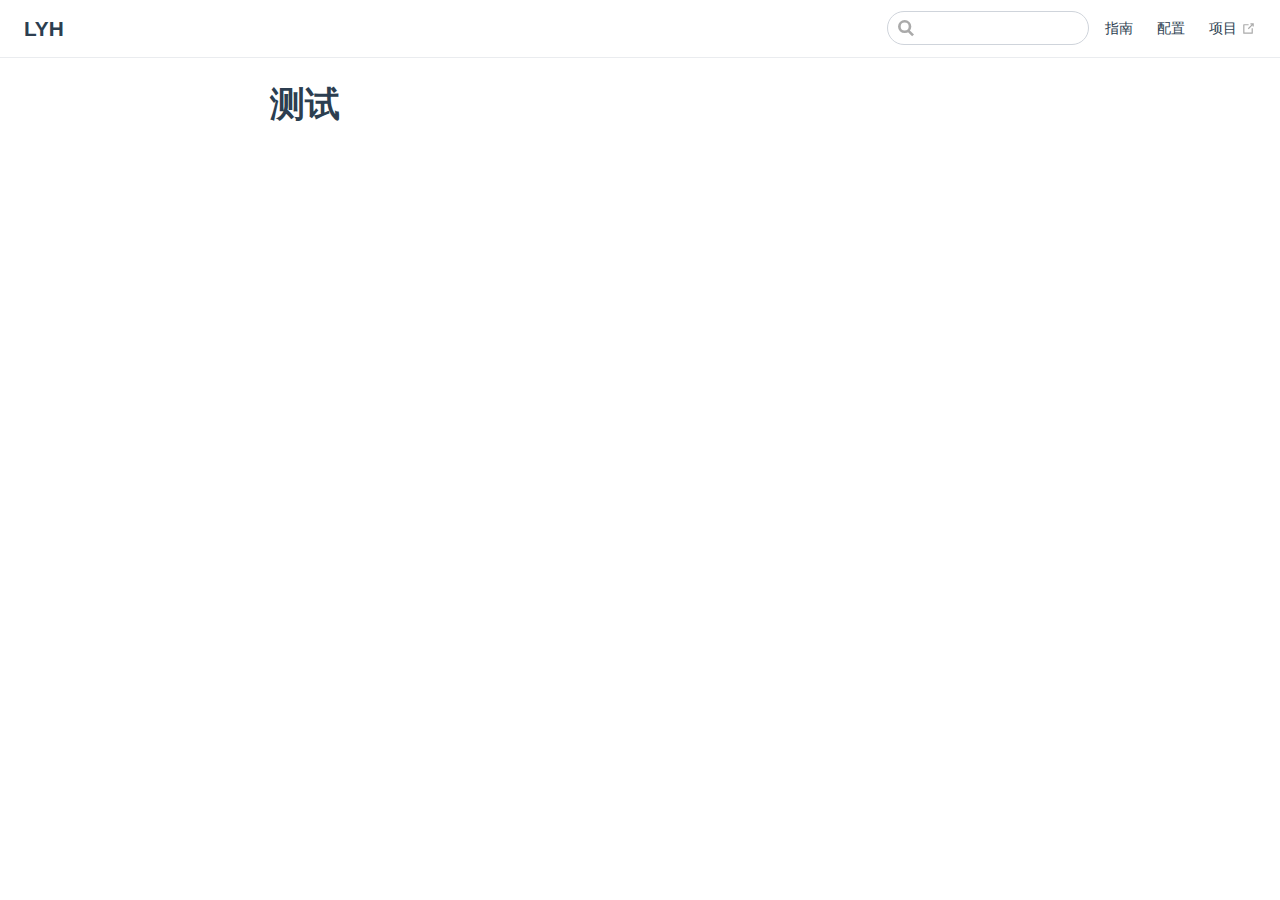
<file: index.html>
<!DOCTYPE html>
<html lang="en-US">
  <head>
    <meta charset="utf-8">
    <meta name="viewport" content="width=device-width,initial-scale=1">
    <title>测试 | 羡慕啊</title>
    <meta name="description" content="blog">
    <meta name="theme-color" content="#3eaf7c">
  <meta name="apple-mobile-web-app-capable" content="yes">
  <meta name="apple-mobile-web-app-status-bar-style" content="black">
    
    <link rel="preload" href="/assets/css/0.styles.a0028493.css" as="style"><link rel="preload" href="/assets/js/app.07ad60c6.js" as="script"><link rel="preload" href="/assets/js/2.a73f5c64.js" as="script"><link rel="preload" href="/assets/js/8.e8cd7d3a.js" as="script"><link rel="prefetch" href="/assets/js/10.3d9b9907.js"><link rel="prefetch" href="/assets/js/11.e5d20bde.js"><link rel="prefetch" href="/assets/js/12.2d2371af.js"><link rel="prefetch" href="/assets/js/3.21d6173e.js"><link rel="prefetch" href="/assets/js/4.c1783cd9.js"><link rel="prefetch" href="/assets/js/5.d04c67e5.js"><link rel="prefetch" href="/assets/js/6.3955d3d3.js"><link rel="prefetch" href="/assets/js/7.c4431f81.js"><link rel="prefetch" href="/assets/js/9.cc7ad38c.js">
    <link rel="stylesheet" href="/assets/css/0.styles.a0028493.css">
  </head>
  <body>
    <div id="app" data-server-rendered="true"><div class="theme-container no-sidebar"><header class="navbar"><div class="sidebar-button"><svg xmlns="http://www.w3.org/2000/svg" aria-hidden="true" role="img" viewBox="0 0 448 512" class="icon"><path fill="currentColor" d="M436 124H12c-6.627 0-12-5.373-12-12V80c0-6.627 5.373-12 12-12h424c6.627 0 12 5.373 12 12v32c0 6.627-5.373 12-12 12zm0 160H12c-6.627 0-12-5.373-12-12v-32c0-6.627 5.373-12 12-12h424c6.627 0 12 5.373 12 12v32c0 6.627-5.373 12-12 12zm0 160H12c-6.627 0-12-5.373-12-12v-32c0-6.627 5.373-12 12-12h424c6.627 0 12 5.373 12 12v32c0 6.627-5.373 12-12 12z"></path></svg></div> <a href="/" class="home-link router-link-exact-active router-link-active"><!----> <span class="site-name">LYH</span></a> <div class="links"><div class="search-box"><input aria-label="Search" autocomplete="off" spellcheck="false" value=""> <!----></div> <nav class="nav-links can-hide"><div class="nav-item"><a href="/guide/" class="nav-link">指南</a></div><div class="nav-item"><a href="/config/" class="nav-link">配置</a></div><div class="nav-item"><a href="http:meyx.cn" target="_blank" rel="noopener noreferrer" class="nav-link external">
  项目
  <svg xmlns="http://www.w3.org/2000/svg" aria-hidden="true" x="0px" y="0px" viewBox="0 0 100 100" width="15" height="15" class="icon outbound"><path fill="currentColor" d="M18.8,85.1h56l0,0c2.2,0,4-1.8,4-4v-32h-8v28h-48v-48h28v-8h-32l0,0c-2.2,0-4,1.8-4,4v56C14.8,83.3,16.6,85.1,18.8,85.1z"></path> <polygon fill="currentColor" points="45.7,48.7 51.3,54.3 77.2,28.5 77.2,37.2 85.2,37.2 85.2,14.9 62.8,14.9 62.8,22.9 71.5,22.9"></polygon></svg></a></div> <!----></nav></div></header> <div class="sidebar-mask"></div> <aside class="sidebar"><nav class="nav-links"><div class="nav-item"><a href="/guide/" class="nav-link">指南</a></div><div class="nav-item"><a href="/config/" class="nav-link">配置</a></div><div class="nav-item"><a href="http:meyx.cn" target="_blank" rel="noopener noreferrer" class="nav-link external">
  项目
  <svg xmlns="http://www.w3.org/2000/svg" aria-hidden="true" x="0px" y="0px" viewBox="0 0 100 100" width="15" height="15" class="icon outbound"><path fill="currentColor" d="M18.8,85.1h56l0,0c2.2,0,4-1.8,4-4v-32h-8v28h-48v-48h28v-8h-32l0,0c-2.2,0-4,1.8-4,4v56C14.8,83.3,16.6,85.1,18.8,85.1z"></path> <polygon fill="currentColor" points="45.7,48.7 51.3,54.3 77.2,28.5 77.2,37.2 85.2,37.2 85.2,14.9 62.8,14.9 62.8,22.9 71.5,22.9"></polygon></svg></a></div> <!----></nav>  <!----> </aside> <main class="page"> <div class="theme-default-content content__default"><h1 id="测试"><a href="#测试" aria-hidden="true" class="header-anchor">#</a> 测试</h1></div> <footer class="page-edit"><!----> <!----></footer> <!----> </main></div><div class="global-ui"><!----></div></div>
    <script src="/assets/js/app.07ad60c6.js" defer></script><script src="/assets/js/2.a73f5c64.js" defer></script><script src="/assets/js/8.e8cd7d3a.js" defer></script>
  </body>
</html>
</file>
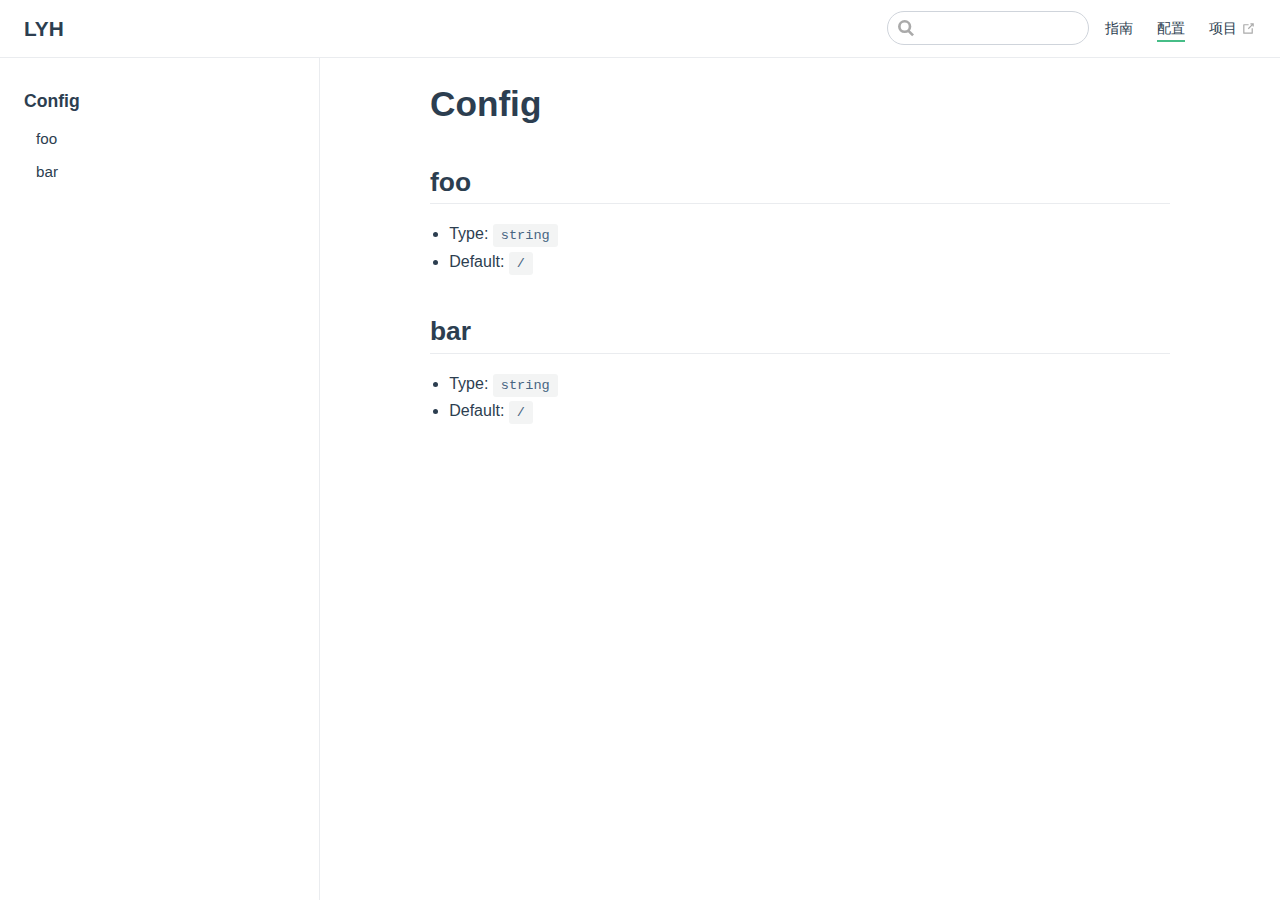
<file: config/index.html>
<!DOCTYPE html>
<html lang="en-US">
  <head>
    <meta charset="utf-8">
    <meta name="viewport" content="width=device-width,initial-scale=1">
    <title>Config | LYH</title>
    <meta name="description" content="blog">
    <meta name="theme-color" content="#3eaf7c">
  <meta name="apple-mobile-web-app-capable" content="yes">
  <meta name="apple-mobile-web-app-status-bar-style" content="black">
    
    <link rel="preload" href="/assets/css/0.styles.a0028493.css" as="style"><link rel="preload" href="/assets/js/app.07ad60c6.js" as="script"><link rel="preload" href="/assets/js/2.a73f5c64.js" as="script"><link rel="preload" href="/assets/js/9.cc7ad38c.js" as="script"><link rel="prefetch" href="/assets/js/10.3d9b9907.js"><link rel="prefetch" href="/assets/js/11.e5d20bde.js"><link rel="prefetch" href="/assets/js/12.2d2371af.js"><link rel="prefetch" href="/assets/js/3.21d6173e.js"><link rel="prefetch" href="/assets/js/4.c1783cd9.js"><link rel="prefetch" href="/assets/js/5.d04c67e5.js"><link rel="prefetch" href="/assets/js/6.3955d3d3.js"><link rel="prefetch" href="/assets/js/7.c4431f81.js"><link rel="prefetch" href="/assets/js/8.e8cd7d3a.js">
    <link rel="stylesheet" href="/assets/css/0.styles.a0028493.css">
  </head>
  <body>
    <div id="app" data-server-rendered="true"><div class="theme-container"><header class="navbar"><div class="sidebar-button"><svg xmlns="http://www.w3.org/2000/svg" aria-hidden="true" role="img" viewBox="0 0 448 512" class="icon"><path fill="currentColor" d="M436 124H12c-6.627 0-12-5.373-12-12V80c0-6.627 5.373-12 12-12h424c6.627 0 12 5.373 12 12v32c0 6.627-5.373 12-12 12zm0 160H12c-6.627 0-12-5.373-12-12v-32c0-6.627 5.373-12 12-12h424c6.627 0 12 5.373 12 12v32c0 6.627-5.373 12-12 12zm0 160H12c-6.627 0-12-5.373-12-12v-32c0-6.627 5.373-12 12-12h424c6.627 0 12 5.373 12 12v32c0 6.627-5.373 12-12 12z"></path></svg></div> <a href="/" class="home-link router-link-active"><!----> <span class="site-name">LYH</span></a> <div class="links"><div class="search-box"><input aria-label="Search" autocomplete="off" spellcheck="false" value=""> <!----></div> <nav class="nav-links can-hide"><div class="nav-item"><a href="/guide/" class="nav-link">指南</a></div><div class="nav-item"><a href="/config/" class="nav-link router-link-exact-active router-link-active">配置</a></div><div class="nav-item"><a href="http:meyx.cn" target="_blank" rel="noopener noreferrer" class="nav-link external">
  项目
  <svg xmlns="http://www.w3.org/2000/svg" aria-hidden="true" x="0px" y="0px" viewBox="0 0 100 100" width="15" height="15" class="icon outbound"><path fill="currentColor" d="M18.8,85.1h56l0,0c2.2,0,4-1.8,4-4v-32h-8v28h-48v-48h28v-8h-32l0,0c-2.2,0-4,1.8-4,4v56C14.8,83.3,16.6,85.1,18.8,85.1z"></path> <polygon fill="currentColor" points="45.7,48.7 51.3,54.3 77.2,28.5 77.2,37.2 85.2,37.2 85.2,14.9 62.8,14.9 62.8,22.9 71.5,22.9"></polygon></svg></a></div> <!----></nav></div></header> <div class="sidebar-mask"></div> <aside class="sidebar"><nav class="nav-links"><div class="nav-item"><a href="/guide/" class="nav-link">指南</a></div><div class="nav-item"><a href="/config/" class="nav-link router-link-exact-active router-link-active">配置</a></div><div class="nav-item"><a href="http:meyx.cn" target="_blank" rel="noopener noreferrer" class="nav-link external">
  项目
  <svg xmlns="http://www.w3.org/2000/svg" aria-hidden="true" x="0px" y="0px" viewBox="0 0 100 100" width="15" height="15" class="icon outbound"><path fill="currentColor" d="M18.8,85.1h56l0,0c2.2,0,4-1.8,4-4v-32h-8v28h-48v-48h28v-8h-32l0,0c-2.2,0-4,1.8-4,4v56C14.8,83.3,16.6,85.1,18.8,85.1z"></path> <polygon fill="currentColor" points="45.7,48.7 51.3,54.3 77.2,28.5 77.2,37.2 85.2,37.2 85.2,14.9 62.8,14.9 62.8,22.9 71.5,22.9"></polygon></svg></a></div> <!----></nav>  <ul class="sidebar-links"><li><section class="sidebar-group depth-0"><p class="sidebar-heading open"><span>Config</span> <!----></p> <ul class="sidebar-links sidebar-group-items"><li><a href="/config/#foo" class="sidebar-link">foo</a><ul class="sidebar-sub-headers"></ul></li><li><a href="/config/#bar" class="sidebar-link">bar</a><ul class="sidebar-sub-headers"></ul></li></ul></section></li></ul> </aside> <main class="page"> <div class="theme-default-content content__default"><h1 id="config"><a href="#config" aria-hidden="true" class="header-anchor">#</a> Config</h1> <h2 id="foo"><a href="#foo" aria-hidden="true" class="header-anchor">#</a> foo</h2> <ul><li>Type: <code>string</code></li> <li>Default: <code>/</code></li></ul> <h2 id="bar"><a href="#bar" aria-hidden="true" class="header-anchor">#</a> bar</h2> <ul><li>Type: <code>string</code></li> <li>Default: <code>/</code></li></ul></div> <footer class="page-edit"><!----> <!----></footer> <!----> </main></div><div class="global-ui"><!----></div></div>
    <script src="/assets/js/app.07ad60c6.js" defer></script><script src="/assets/js/2.a73f5c64.js" defer></script><script src="/assets/js/9.cc7ad38c.js" defer></script>
  </body>
</html>
</file>
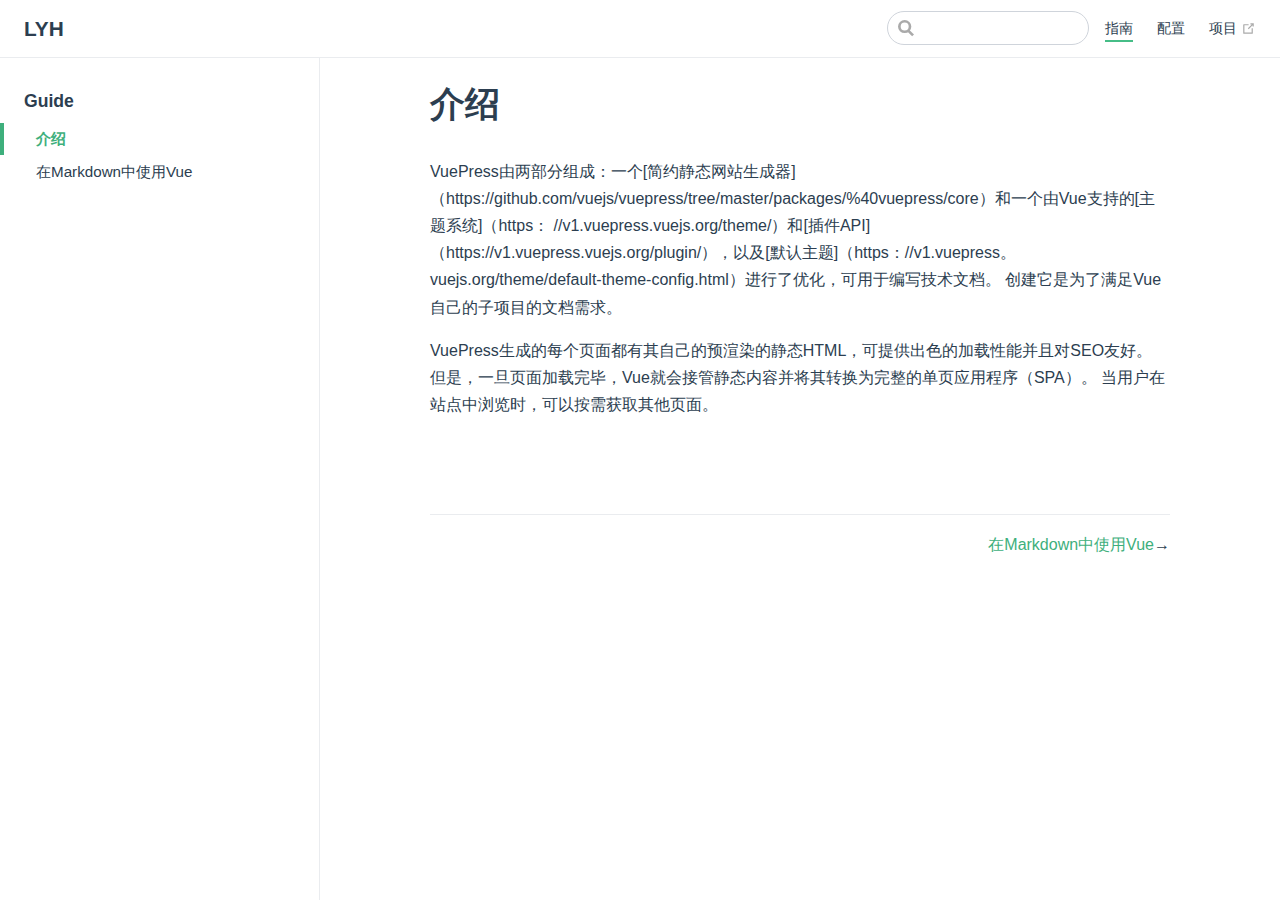
<file: guide/index.html>
<!DOCTYPE html>
<html lang="en-US">
  <head>
    <meta charset="utf-8">
    <meta name="viewport" content="width=device-width,initial-scale=1">
    <title>介绍 | LYH</title>
    <meta name="description" content="blog">
    <meta name="theme-color" content="#3eaf7c">
  <meta name="apple-mobile-web-app-capable" content="yes">
  <meta name="apple-mobile-web-app-status-bar-style" content="black">
    
    <link rel="preload" href="/assets/css/0.styles.a0028493.css" as="style"><link rel="preload" href="/assets/js/app.07ad60c6.js" as="script"><link rel="preload" href="/assets/js/2.a73f5c64.js" as="script"><link rel="preload" href="/assets/js/10.3d9b9907.js" as="script"><link rel="prefetch" href="/assets/js/11.e5d20bde.js"><link rel="prefetch" href="/assets/js/12.2d2371af.js"><link rel="prefetch" href="/assets/js/3.21d6173e.js"><link rel="prefetch" href="/assets/js/4.c1783cd9.js"><link rel="prefetch" href="/assets/js/5.d04c67e5.js"><link rel="prefetch" href="/assets/js/6.3955d3d3.js"><link rel="prefetch" href="/assets/js/7.c4431f81.js"><link rel="prefetch" href="/assets/js/8.e8cd7d3a.js"><link rel="prefetch" href="/assets/js/9.cc7ad38c.js">
    <link rel="stylesheet" href="/assets/css/0.styles.a0028493.css">
  </head>
  <body>
    <div id="app" data-server-rendered="true"><div class="theme-container"><header class="navbar"><div class="sidebar-button"><svg xmlns="http://www.w3.org/2000/svg" aria-hidden="true" role="img" viewBox="0 0 448 512" class="icon"><path fill="currentColor" d="M436 124H12c-6.627 0-12-5.373-12-12V80c0-6.627 5.373-12 12-12h424c6.627 0 12 5.373 12 12v32c0 6.627-5.373 12-12 12zm0 160H12c-6.627 0-12-5.373-12-12v-32c0-6.627 5.373-12 12-12h424c6.627 0 12 5.373 12 12v32c0 6.627-5.373 12-12 12zm0 160H12c-6.627 0-12-5.373-12-12v-32c0-6.627 5.373-12 12-12h424c6.627 0 12 5.373 12 12v32c0 6.627-5.373 12-12 12z"></path></svg></div> <a href="/" class="home-link router-link-active"><!----> <span class="site-name">LYH</span></a> <div class="links"><div class="search-box"><input aria-label="Search" autocomplete="off" spellcheck="false" value=""> <!----></div> <nav class="nav-links can-hide"><div class="nav-item"><a href="/guide/" class="nav-link router-link-exact-active router-link-active">指南</a></div><div class="nav-item"><a href="/config/" class="nav-link">配置</a></div><div class="nav-item"><a href="http:meyx.cn" target="_blank" rel="noopener noreferrer" class="nav-link external">
  项目
  <svg xmlns="http://www.w3.org/2000/svg" aria-hidden="true" x="0px" y="0px" viewBox="0 0 100 100" width="15" height="15" class="icon outbound"><path fill="currentColor" d="M18.8,85.1h56l0,0c2.2,0,4-1.8,4-4v-32h-8v28h-48v-48h28v-8h-32l0,0c-2.2,0-4,1.8-4,4v56C14.8,83.3,16.6,85.1,18.8,85.1z"></path> <polygon fill="currentColor" points="45.7,48.7 51.3,54.3 77.2,28.5 77.2,37.2 85.2,37.2 85.2,14.9 62.8,14.9 62.8,22.9 71.5,22.9"></polygon></svg></a></div> <!----></nav></div></header> <div class="sidebar-mask"></div> <aside class="sidebar"><nav class="nav-links"><div class="nav-item"><a href="/guide/" class="nav-link router-link-exact-active router-link-active">指南</a></div><div class="nav-item"><a href="/config/" class="nav-link">配置</a></div><div class="nav-item"><a href="http:meyx.cn" target="_blank" rel="noopener noreferrer" class="nav-link external">
  项目
  <svg xmlns="http://www.w3.org/2000/svg" aria-hidden="true" x="0px" y="0px" viewBox="0 0 100 100" width="15" height="15" class="icon outbound"><path fill="currentColor" d="M18.8,85.1h56l0,0c2.2,0,4-1.8,4-4v-32h-8v28h-48v-48h28v-8h-32l0,0c-2.2,0-4,1.8-4,4v56C14.8,83.3,16.6,85.1,18.8,85.1z"></path> <polygon fill="currentColor" points="45.7,48.7 51.3,54.3 77.2,28.5 77.2,37.2 85.2,37.2 85.2,14.9 62.8,14.9 62.8,22.9 71.5,22.9"></polygon></svg></a></div> <!----></nav>  <ul class="sidebar-links"><li><section class="sidebar-group depth-0"><p class="sidebar-heading open"><span>Guide</span> <!----></p> <ul class="sidebar-links sidebar-group-items"><li><a href="/guide/" class="active sidebar-link">介绍</a></li><li><a href="/guide/using-vue.html" class="sidebar-link">在Markdown中使用Vue</a></li></ul></section></li></ul> </aside> <main class="page"> <div class="theme-default-content content__default"><h1 id="介绍"><a href="#介绍" aria-hidden="true" class="header-anchor">#</a> 介绍</h1> <p>VuePress由两部分组成：一个[简约静态网站生成器]（https://github.com/vuejs/vuepress/tree/master/packages/%40vuepress/core）和一个由Vue支持的[主题系统]（https： //v1.vuepress.vuejs.org/theme/）和[插件API]（https://v1.vuepress.vuejs.org/plugin/），以及[默认主题]（https：//v1.vuepress。 vuejs.org/theme/default-theme-config.html）进行了优化，可用于编写技术文档。 创建它是为了满足Vue自己的子项目的文档需求。</p> <p>VuePress生成的每个页面都有其自己的预渲染的静态HTML，可提供出色的加载性能并且对SEO友好。 但是，一旦页面加载完毕，Vue就会接管静态内容并将其转换为完整的单页应用程序（SPA）。 当用户在站点中浏览时，可以按需获取其他页面。</p></div> <footer class="page-edit"><!----> <!----></footer> <div class="page-nav"><p class="inner"><!----> <span class="next"><a href="/guide/using-vue.html">在Markdown中使用Vue</a>→
    </span></p></div> </main></div><div class="global-ui"><!----></div></div>
    <script src="/assets/js/app.07ad60c6.js" defer></script><script src="/assets/js/2.a73f5c64.js" defer></script><script src="/assets/js/10.3d9b9907.js" defer></script>
  </body>
</html>
</file>
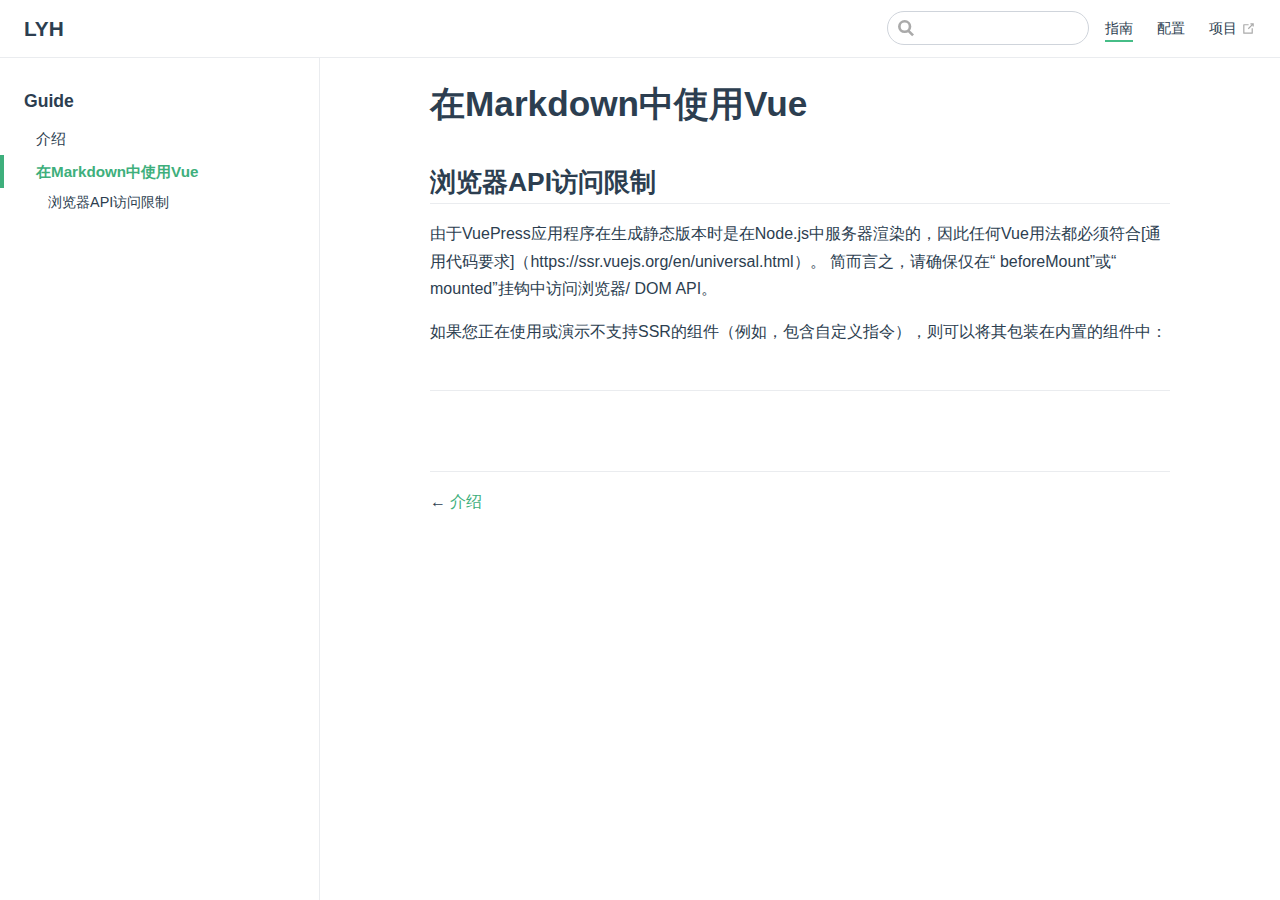
<file: guide/using-vue.html>
<!DOCTYPE html>
<html lang="en-US">
  <head>
    <meta charset="utf-8">
    <meta name="viewport" content="width=device-width,initial-scale=1">
    <title>在Markdown中使用Vue | LYH</title>
    <meta name="description" content="blog">
    <meta name="theme-color" content="#3eaf7c">
  <meta name="apple-mobile-web-app-capable" content="yes">
  <meta name="apple-mobile-web-app-status-bar-style" content="black">
    
    <link rel="preload" href="/assets/css/0.styles.a0028493.css" as="style"><link rel="preload" href="/assets/js/app.07ad60c6.js" as="script"><link rel="preload" href="/assets/js/2.a73f5c64.js" as="script"><link rel="preload" href="/assets/js/11.e5d20bde.js" as="script"><link rel="prefetch" href="/assets/js/10.3d9b9907.js"><link rel="prefetch" href="/assets/js/12.2d2371af.js"><link rel="prefetch" href="/assets/js/3.21d6173e.js"><link rel="prefetch" href="/assets/js/4.c1783cd9.js"><link rel="prefetch" href="/assets/js/5.d04c67e5.js"><link rel="prefetch" href="/assets/js/6.3955d3d3.js"><link rel="prefetch" href="/assets/js/7.c4431f81.js"><link rel="prefetch" href="/assets/js/8.e8cd7d3a.js"><link rel="prefetch" href="/assets/js/9.cc7ad38c.js">
    <link rel="stylesheet" href="/assets/css/0.styles.a0028493.css">
  </head>
  <body>
    <div id="app" data-server-rendered="true"><div class="theme-container"><header class="navbar"><div class="sidebar-button"><svg xmlns="http://www.w3.org/2000/svg" aria-hidden="true" role="img" viewBox="0 0 448 512" class="icon"><path fill="currentColor" d="M436 124H12c-6.627 0-12-5.373-12-12V80c0-6.627 5.373-12 12-12h424c6.627 0 12 5.373 12 12v32c0 6.627-5.373 12-12 12zm0 160H12c-6.627 0-12-5.373-12-12v-32c0-6.627 5.373-12 12-12h424c6.627 0 12 5.373 12 12v32c0 6.627-5.373 12-12 12zm0 160H12c-6.627 0-12-5.373-12-12v-32c0-6.627 5.373-12 12-12h424c6.627 0 12 5.373 12 12v32c0 6.627-5.373 12-12 12z"></path></svg></div> <a href="/" class="home-link router-link-active"><!----> <span class="site-name">LYH</span></a> <div class="links"><div class="search-box"><input aria-label="Search" autocomplete="off" spellcheck="false" value=""> <!----></div> <nav class="nav-links can-hide"><div class="nav-item"><a href="/guide/" class="nav-link router-link-active">指南</a></div><div class="nav-item"><a href="/config/" class="nav-link">配置</a></div><div class="nav-item"><a href="http:meyx.cn" target="_blank" rel="noopener noreferrer" class="nav-link external">
  项目
  <svg xmlns="http://www.w3.org/2000/svg" aria-hidden="true" x="0px" y="0px" viewBox="0 0 100 100" width="15" height="15" class="icon outbound"><path fill="currentColor" d="M18.8,85.1h56l0,0c2.2,0,4-1.8,4-4v-32h-8v28h-48v-48h28v-8h-32l0,0c-2.2,0-4,1.8-4,4v56C14.8,83.3,16.6,85.1,18.8,85.1z"></path> <polygon fill="currentColor" points="45.7,48.7 51.3,54.3 77.2,28.5 77.2,37.2 85.2,37.2 85.2,14.9 62.8,14.9 62.8,22.9 71.5,22.9"></polygon></svg></a></div> <!----></nav></div></header> <div class="sidebar-mask"></div> <aside class="sidebar"><nav class="nav-links"><div class="nav-item"><a href="/guide/" class="nav-link router-link-active">指南</a></div><div class="nav-item"><a href="/config/" class="nav-link">配置</a></div><div class="nav-item"><a href="http:meyx.cn" target="_blank" rel="noopener noreferrer" class="nav-link external">
  项目
  <svg xmlns="http://www.w3.org/2000/svg" aria-hidden="true" x="0px" y="0px" viewBox="0 0 100 100" width="15" height="15" class="icon outbound"><path fill="currentColor" d="M18.8,85.1h56l0,0c2.2,0,4-1.8,4-4v-32h-8v28h-48v-48h28v-8h-32l0,0c-2.2,0-4,1.8-4,4v56C14.8,83.3,16.6,85.1,18.8,85.1z"></path> <polygon fill="currentColor" points="45.7,48.7 51.3,54.3 77.2,28.5 77.2,37.2 85.2,37.2 85.2,14.9 62.8,14.9 62.8,22.9 71.5,22.9"></polygon></svg></a></div> <!----></nav>  <ul class="sidebar-links"><li><section class="sidebar-group depth-0"><p class="sidebar-heading open"><span>Guide</span> <!----></p> <ul class="sidebar-links sidebar-group-items"><li><a href="/guide/" class="sidebar-link">介绍</a></li><li><a href="/guide/using-vue.html" class="active sidebar-link">在Markdown中使用Vue</a><ul class="sidebar-sub-headers"><li class="sidebar-sub-header"><a href="/guide/using-vue.html#浏览器api访问限制" class="sidebar-link">浏览器API访问限制</a></li><li class="sidebar-sub-header"><a href="/guide/using-vue.html#" class="sidebar-link"></a></li></ul></li></ul></section></li></ul> </aside> <main class="page"> <div class="theme-default-content content__default"><h1 id="在markdown中使用vue"><a href="#在markdown中使用vue" aria-hidden="true" class="header-anchor">#</a> 在Markdown中使用Vue</h1> <h2 id="浏览器api访问限制"><a href="#浏览器api访问限制" aria-hidden="true" class="header-anchor">#</a> 浏览器API访问限制</h2> <p>由于VuePress应用程序在生成静态版本时是在Node.js中服务器渲染的，因此任何Vue用法都必须符合[通用代码要求]（https://ssr.vuejs.org/en/universal.html）。 简而言之，请确保仅在“ beforeMount”或“ mounted”挂钩中访问浏览器/ DOM API。</p> <p>如果您正在使用或演示不支持SSR的组件（例如，包含自定义指令），则可以将其包装在内置的<!----></p> <h2 id=""><a href="#" aria-hidden="true" class="header-anchor">#</a></h2></div> <footer class="page-edit"><!----> <!----></footer> <div class="page-nav"><p class="inner"><span class="prev">
      ←
      <a href="/guide/" class="prev router-link-active">介绍</a></span> <!----></p></div> </main></div><div class="global-ui"><!----></div></div>
    <script src="/assets/js/app.07ad60c6.js" defer></script><script src="/assets/js/2.a73f5c64.js" defer></script><script src="/assets/js/11.e5d20bde.js" defer></script>
  </body>
</html>
</file>
<file: assets/css/0.styles.a0028493.css>
.medium-zoom-overlay{z-index:100}.medium-zoom-overlay~img{z-index:101}#nprogress{pointer-events:none}#nprogress .bar{background:#3eaf7c;position:fixed;z-index:1031;top:0;left:0;width:100%;height:2px}#nprogress .peg{display:block;position:absolute;right:0;width:100px;height:100%;box-shadow:0 0 10px #3eaf7c,0 0 5px #3eaf7c;opacity:1;transform:rotate(3deg) translateY(-4px)}#nprogress .spinner{display:block;position:fixed;z-index:1031;top:15px;right:15px}#nprogress .spinner-icon{width:18px;height:18px;box-sizing:border-box;border-color:#3eaf7c transparent transparent #3eaf7c;border-style:solid;border-width:2px;border-radius:50%;-webkit-animation:nprogress-spinner .4s linear infinite;animation:nprogress-spinner .4s linear infinite}.nprogress-custom-parent{overflow:hidden;position:relative}.nprogress-custom-parent #nprogress .bar,.nprogress-custom-parent #nprogress .spinner{position:absolute}@-webkit-keyframes nprogress-spinner{0%{transform:rotate(0deg)}to{transform:rotate(1turn)}}@keyframes nprogress-spinner{0%{transform:rotate(0deg)}to{transform:rotate(1turn)}}.go-to-top[data-v-67a9666a]{cursor:pointer;position:fixed;bottom:2rem;right:2.5rem;width:2rem;color:#3eaf7c;z-index:1}.go-to-top[data-v-67a9666a]:hover{color:#72cda4}@media (max-width:959px){.go-to-top[data-v-67a9666a]{display:none}}.fade-enter-active[data-v-67a9666a],.fade-leave-active[data-v-67a9666a]{transition:opacity .3s}.fade-enter[data-v-67a9666a],.fade-leave-to[data-v-67a9666a]{opacity:0}.icon.outbound{color:#aaa;display:inline-block;vertical-align:middle;position:relative;top:-1px}.home{padding:3.6rem 2rem 0;max-width:960px;margin:0 auto;display:block}.home .hero{text-align:center}.home .hero img{max-width:100%;max-height:280px;display:block;margin:3rem auto 1.5rem}.home .hero h1{font-size:3rem}.home .hero .action,.home .hero .description,.home .hero h1{margin:1.8rem auto}.home .hero .description{max-width:35rem;font-size:1.6rem;line-height:1.3;color:#6a8bad}.home .hero .action-button{display:inline-block;font-size:1.2rem;color:#fff;background-color:#3eaf7c;padding:.8rem 1.6rem;border-radius:4px;transition:background-color .1s ease;box-sizing:border-box;border-bottom:1px solid #389d70}.home .hero .action-button:hover{background-color:#4abf8a}.home .features{border-top:1px solid #eaecef;padding:1.2rem 0;margin-top:2.5rem;display:flex;flex-wrap:wrap;align-items:flex-start;align-content:stretch;justify-content:space-between}.home .feature{flex-grow:1;flex-basis:30%;max-width:30%}.home .feature h2{font-size:1.4rem;font-weight:500;border-bottom:none;padding-bottom:0;color:#3a5169}.home .feature p{color:#4e6e8e}.home .footer{padding:2.5rem;border-top:1px solid #eaecef;text-align:center;color:#4e6e8e}@media (max-width:719px){.home .features{flex-direction:column}.home .feature{max-width:100%;padding:0 2.5rem}}@media (max-width:419px){.home{padding-left:1.5rem;padding-right:1.5rem}.home .hero img{max-height:210px;margin:2rem auto 1.2rem}.home .hero h1{font-size:2rem}.home .hero .action,.home .hero .description,.home .hero h1{margin:1.2rem auto}.home .hero .description{font-size:1.2rem}.home .hero .action-button{font-size:1rem;padding:.6rem 1.2rem}.home .feature h2{font-size:1.25rem}}.search-box{display:inline-block;position:relative;margin-right:1rem}.search-box input{cursor:text;width:10rem;height:2rem;color:#4e6e8e;display:inline-block;border:1px solid #cfd4db;border-radius:2rem;font-size:.9rem;line-height:2rem;padding:0 .5rem 0 2rem;outline:none;transition:all .2s ease;background:#fff url(/assets/img/search.83621669.svg) .6rem .5rem no-repeat;background-size:1rem}.search-box input:focus{cursor:auto;border-color:#3eaf7c}.search-box .suggestions{background:#fff;width:20rem;position:absolute;top:1.5rem;border:1px solid #cfd4db;border-radius:6px;padding:.4rem;list-style-type:none}.search-box .suggestions.align-right{right:0}.search-box .suggestion{line-height:1.4;padding:.4rem .6rem;border-radius:4px;cursor:pointer}.search-box .suggestion a{white-space:normal;color:#5d82a6}.search-box .suggestion a .page-title{font-weight:600}.search-box .suggestion a .header{font-size:.9em;margin-left:.25em}.search-box .suggestion.focused{background-color:#f3f4f5}.search-box .suggestion.focused a{color:#3eaf7c}@media (max-width:959px){.search-box input{cursor:pointer;width:0;border-color:transparent;position:relative}.search-box input:focus{cursor:text;left:0;width:10rem}}@media (-ms-high-contrast:none){.search-box input{height:2rem}}@media (max-width:959px) and (min-width:719px){.search-box .suggestions{left:0}}@media (max-width:719px){.search-box{margin-right:0}.search-box input{left:1rem}.search-box .suggestions{right:0}}@media (max-width:419px){.search-box .suggestions{width:calc(100vw - 4rem)}.search-box input:focus{width:8rem}}.sidebar-button{cursor:pointer;display:none;width:1.25rem;height:1.25rem;position:absolute;padding:.6rem;top:.6rem;left:1rem}.sidebar-button .icon{display:block;width:1.25rem;height:1.25rem}@media (max-width:719px){.sidebar-button{display:block}}.dropdown-enter,.dropdown-leave-to{height:0!important}.dropdown-wrapper{cursor:pointer}.dropdown-wrapper .dropdown-title{display:block}.dropdown-wrapper .dropdown-title:hover{border-color:transparent}.dropdown-wrapper .dropdown-title .arrow{vertical-align:middle;margin-top:-1px;margin-left:.4rem}.dropdown-wrapper .nav-dropdown .dropdown-item{color:inherit;line-height:1.7rem}.dropdown-wrapper .nav-dropdown .dropdown-item h4{margin:.45rem 0 0;border-top:1px solid #eee;padding:.45rem 1.5rem 0 1.25rem}.dropdown-wrapper .nav-dropdown .dropdown-item .dropdown-subitem-wrapper{padding:0;list-style:none}.dropdown-wrapper .nav-dropdown .dropdown-item .dropdown-subitem-wrapper .dropdown-subitem{font-size:.9em}.dropdown-wrapper .nav-dropdown .dropdown-item a{display:block;line-height:1.7rem;position:relative;border-bottom:none;font-weight:400;margin-bottom:0;padding:0 1.5rem 0 1.25rem}.dropdown-wrapper .nav-dropdown .dropdown-item a.router-link-active,.dropdown-wrapper .nav-dropdown .dropdown-item a:hover{color:#3eaf7c}.dropdown-wrapper .nav-dropdown .dropdown-item a.router-link-active:after{content:"";width:0;height:0;border-left:5px solid #3eaf7c;border-top:3px solid transparent;border-bottom:3px solid transparent;position:absolute;top:calc(50% - 2px);left:9px}.dropdown-wrapper .nav-dropdown .dropdown-item:first-child h4{margin-top:0;padding-top:0;border-top:0}@media (max-width:719px){.dropdown-wrapper.open .dropdown-title{margin-bottom:.5rem}.dropdown-wrapper .nav-dropdown{transition:height .1s ease-out;overflow:hidden}.dropdown-wrapper .nav-dropdown .dropdown-item h4{border-top:0;margin-top:0;padding-top:0}.dropdown-wrapper .nav-dropdown .dropdown-item>a,.dropdown-wrapper .nav-dropdown .dropdown-item h4{font-size:15px;line-height:2rem}.dropdown-wrapper .nav-dropdown .dropdown-item .dropdown-subitem{font-size:14px;padding-left:1rem}}@media (min-width:719px){.dropdown-wrapper{height:1.8rem}.dropdown-wrapper:hover .nav-dropdown{display:block!important}.dropdown-wrapper .dropdown-title .arrow{border-left:4px solid transparent;border-right:4px solid transparent;border-top:6px solid #ccc;border-bottom:0}.dropdown-wrapper .nav-dropdown{display:none;height:auto!important;box-sizing:border-box;max-height:calc(100vh - 2.7rem);overflow-y:auto;position:absolute;top:100%;right:0;background-color:#fff;padding:.6rem 0;border:1px solid;border-color:#ddd #ddd #ccc;text-align:left;border-radius:.25rem;white-space:nowrap;margin:0}}.nav-links{display:inline-block}.nav-links a{line-height:1.4rem;color:inherit}.nav-links a.router-link-active,.nav-links a:hover{color:#3eaf7c}.nav-links .nav-item{position:relative;display:inline-block;margin-left:1.5rem;line-height:2rem}.nav-links .nav-item:first-child{margin-left:0}.nav-links .repo-link{margin-left:1.5rem}@media (max-width:719px){.nav-links .nav-item,.nav-links .repo-link{margin-left:0}}@media (min-width:719px){.nav-links a.router-link-active,.nav-links a:hover{color:#2c3e50}.nav-item>a:not(.external).router-link-active,.nav-item>a:not(.external):hover{margin-bottom:-2px;border-bottom:2px solid #46bd87}}.navbar{padding:.7rem 1.5rem;line-height:2.2rem}.navbar a,.navbar img,.navbar span{display:inline-block}.navbar .logo{height:2.2rem;min-width:2.2rem;margin-right:.8rem;vertical-align:top}.navbar .site-name{font-size:1.3rem;font-weight:600;color:#2c3e50;position:relative}.navbar .links{padding-left:1.5rem;box-sizing:border-box;background-color:#fff;white-space:nowrap;font-size:.9rem;position:absolute;right:1.5rem;top:.7rem;display:flex}.navbar .links .search-box{flex:0 0 auto;vertical-align:top}@media (max-width:719px){.navbar{padding-left:4rem}.navbar .can-hide{display:none}.navbar .links{padding-left:1.5rem}.navbar .site-name{width:calc(100vw - 9.4rem);overflow:hidden;white-space:nowrap;text-overflow:ellipsis}}.page-edit{max-width:740px;margin:0 auto;padding:2rem 2.5rem}@media (max-width:959px){.page-edit{padding:2rem}}@media (max-width:419px){.page-edit{padding:1.5rem}}.page-edit{padding-top:1rem;padding-bottom:1rem;overflow:auto}.page-edit .edit-link{display:inline-block}.page-edit .edit-link a{color:#4e6e8e;margin-right:.25rem}.page-edit .last-updated{float:right;font-size:.9em}.page-edit .last-updated .prefix{font-weight:500;color:#4e6e8e}.page-edit .last-updated .time{font-weight:400;color:#aaa}@media (max-width:719px){.page-edit .edit-link{margin-bottom:.5rem}.page-edit .last-updated{font-size:.8em;float:none;text-align:left}}.page-nav{max-width:740px;margin:0 auto;padding:2rem 2.5rem}@media (max-width:959px){.page-nav{padding:2rem}}@media (max-width:419px){.page-nav{padding:1.5rem}}.page-nav{padding-top:1rem;padding-bottom:0}.page-nav .inner{min-height:2rem;margin-top:0;border-top:1px solid #eaecef;padding-top:1rem;overflow:auto}.page-nav .next{float:right}.page{padding-bottom:2rem;display:block}.sidebar-group .sidebar-group{padding-left:.5em}.sidebar-group:not(.collapsable) .sidebar-heading:not(.clickable){cursor:auto;color:inherit}.sidebar-group.is-sub-group{padding-left:0}.sidebar-group.is-sub-group>.sidebar-heading{font-size:.95em;line-height:1.4;font-weight:400;padding-left:2rem}.sidebar-group.is-sub-group>.sidebar-heading:not(.clickable){opacity:.5}.sidebar-group.is-sub-group>.sidebar-group-items{padding-left:1rem}.sidebar-group.is-sub-group>.sidebar-group-items>li>.sidebar-link{font-size:.95em;border-left:none}.sidebar-group.depth-2>.sidebar-heading{border-left:none}.sidebar-heading{color:#2c3e50;transition:color .15s ease;cursor:pointer;font-size:1.1em;font-weight:700;padding:.35rem 1.5rem .35rem 1.25rem;width:100%;box-sizing:border-box;margin:0;border-left:.25rem solid transparent}.sidebar-heading.open,.sidebar-heading:hover{color:inherit}.sidebar-heading .arrow{position:relative;top:-.12em;left:.5em}.sidebar-heading.clickable.active{font-weight:600;color:#3eaf7c;border-left-color:#3eaf7c}.sidebar-heading.clickable:hover{color:#3eaf7c}.sidebar-group-items{transition:height .1s ease-out;font-size:.95em;overflow:hidden}.sidebar .sidebar-sub-headers{padding-left:1rem;font-size:.95em}a.sidebar-link{font-size:1em;font-weight:400;display:inline-block;color:#2c3e50;border-left:.25rem solid transparent;padding:.35rem 1rem .35rem 1.25rem;line-height:1.4;width:100%;box-sizing:border-box}a.sidebar-link:hover{color:#3eaf7c}a.sidebar-link.active{font-weight:600;color:#3eaf7c;border-left-color:#3eaf7c}.sidebar-group a.sidebar-link{padding-left:2rem}.sidebar-sub-headers a.sidebar-link{padding-top:.25rem;padding-bottom:.25rem;border-left:none}.sidebar-sub-headers a.sidebar-link.active{font-weight:500}.sidebar ul{padding:0;margin:0;list-style-type:none}.sidebar a{display:inline-block}.sidebar .nav-links{display:none;border-bottom:1px solid #eaecef;padding:.5rem 0 .75rem}.sidebar .nav-links a{font-weight:600}.sidebar .nav-links .nav-item,.sidebar .nav-links .repo-link{display:block;line-height:1.25rem;font-size:1.1em;padding:.5rem 0 .5rem 1.5rem}.sidebar>.sidebar-links{padding:1.5rem 0}.sidebar>.sidebar-links>li>a.sidebar-link{font-size:1.1em;line-height:1.7;font-weight:700}.sidebar>.sidebar-links>li:not(:first-child){margin-top:.75rem}@media (max-width:719px){.sidebar .nav-links{display:block}.sidebar .nav-links .dropdown-wrapper .nav-dropdown .dropdown-item a.router-link-active:after{top:calc(1rem - 2px)}.sidebar>.sidebar-links{padding:1rem 0}}code[class*=language-],pre[class*=language-]{color:#ccc;background:none;font-family:Consolas,Monaco,Andale Mono,Ubuntu Mono,monospace;font-size:1em;text-align:left;white-space:pre;word-spacing:normal;word-break:normal;word-wrap:normal;line-height:1.5;-moz-tab-size:4;-o-tab-size:4;tab-size:4;-webkit-hyphens:none;-ms-hyphens:none;hyphens:none}pre[class*=language-]{padding:1em;margin:.5em 0;overflow:auto}:not(pre)>code[class*=language-],pre[class*=language-]{background:#2d2d2d}:not(pre)>code[class*=language-]{padding:.1em;border-radius:.3em;white-space:normal}.token.block-comment,.token.cdata,.token.comment,.token.doctype,.token.prolog{color:#999}.token.punctuation{color:#ccc}.token.attr-name,.token.deleted,.token.namespace,.token.tag{color:#e2777a}.token.function-name{color:#6196cc}.token.boolean,.token.function,.token.number{color:#f08d49}.token.class-name,.token.constant,.token.property,.token.symbol{color:#f8c555}.token.atrule,.token.builtin,.token.important,.token.keyword,.token.selector{color:#cc99cd}.token.attr-value,.token.char,.token.regex,.token.string,.token.variable{color:#7ec699}.token.entity,.token.operator,.token.url{color:#67cdcc}.token.bold,.token.important{font-weight:700}.token.italic{font-style:italic}.token.entity{cursor:help}.token.inserted{color:green}.theme-default-content code{color:#476582;padding:.25rem .5rem;margin:0;font-size:.85em;background-color:rgba(27,31,35,.05);border-radius:3px}.theme-default-content code .token.deleted{color:#ec5975}.theme-default-content code .token.inserted{color:#3eaf7c}.theme-default-content pre,.theme-default-content pre[class*=language-]{line-height:1.4;padding:1.25rem 1.5rem;margin:.85rem 0;background-color:#282c34;border-radius:6px;overflow:auto}.theme-default-content pre[class*=language-] code,.theme-default-content pre code{color:#fff;padding:0;background-color:transparent;border-radius:0}div[class*=language-]{position:relative;background-color:#282c34;border-radius:6px}div[class*=language-] .highlight-lines{-webkit-user-select:none;-moz-user-select:none;-ms-user-select:none;user-select:none;padding-top:1.3rem;position:absolute;top:0;left:0;width:100%;line-height:1.4}div[class*=language-] .highlight-lines .highlighted{background-color:rgba(0,0,0,.66)}div[class*=language-] pre,div[class*=language-] pre[class*=language-]{background:transparent;position:relative;z-index:1}div[class*=language-]:before{position:absolute;z-index:3;top:.8em;right:1em;font-size:.75rem;color:hsla(0,0%,100%,.4)}div[class*=language-]:not(.line-numbers-mode) .line-numbers-wrapper{display:none}div[class*=language-].line-numbers-mode .highlight-lines .highlighted{position:relative}div[class*=language-].line-numbers-mode .highlight-lines .highlighted:before{content:" ";position:absolute;z-index:3;left:0;top:0;display:block;width:3.5rem;height:100%;background-color:rgba(0,0,0,.66)}div[class*=language-].line-numbers-mode pre{padding-left:4.5rem;vertical-align:middle}div[class*=language-].line-numbers-mode .line-numbers-wrapper{position:absolute;top:0;width:3.5rem;text-align:center;color:hsla(0,0%,100%,.3);padding:1.25rem 0;line-height:1.4}div[class*=language-].line-numbers-mode .line-numbers-wrapper .line-number,div[class*=language-].line-numbers-mode .line-numbers-wrapper br{-webkit-user-select:none;-moz-user-select:none;-ms-user-select:none;user-select:none}div[class*=language-].line-numbers-mode .line-numbers-wrapper .line-number{position:relative;z-index:4;font-size:.85em}div[class*=language-].line-numbers-mode:after{content:"";position:absolute;z-index:2;top:0;left:0;width:3.5rem;height:100%;border-radius:6px 0 0 6px;border-right:1px solid rgba(0,0,0,.66);background-color:#282c34}div[class~=language-js]:before{content:"js"}div[class~=language-ts]:before{content:"ts"}div[class~=language-html]:before{content:"html"}div[class~=language-md]:before{content:"md"}div[class~=language-vue]:before{content:"vue"}div[class~=language-css]:before{content:"css"}div[class~=language-sass]:before{content:"sass"}div[class~=language-scss]:before{content:"scss"}div[class~=language-less]:before{content:"less"}div[class~=language-stylus]:before{content:"stylus"}div[class~=language-go]:before{content:"go"}div[class~=language-java]:before{content:"java"}div[class~=language-c]:before{content:"c"}div[class~=language-sh]:before{content:"sh"}div[class~=language-yaml]:before{content:"yaml"}div[class~=language-py]:before{content:"py"}div[class~=language-docker]:before{content:"docker"}div[class~=language-dockerfile]:before{content:"dockerfile"}div[class~=language-makefile]:before{content:"makefile"}div[class~=language-javascript]:before{content:"js"}div[class~=language-typescript]:before{content:"ts"}div[class~=language-markup]:before{content:"html"}div[class~=language-markdown]:before{content:"md"}div[class~=language-json]:before{content:"json"}div[class~=language-ruby]:before{content:"rb"}div[class~=language-python]:before{content:"py"}div[class~=language-bash]:before{content:"sh"}div[class~=language-php]:before{content:"php"}.custom-block .custom-block-title{font-weight:600;margin-bottom:-.4rem}.custom-block.danger,.custom-block.tip,.custom-block.warning{padding:.1rem 1.5rem;border-left-width:.5rem;border-left-style:solid;margin:1rem 0}.custom-block.tip{background-color:#f3f5f7;border-color:#42b983}.custom-block.warning{background-color:rgba(255,229,100,.3);border-color:#e7c000;color:#6b5900}.custom-block.warning .custom-block-title{color:#b29400}.custom-block.warning a{color:#2c3e50}.custom-block.danger{background-color:#ffe6e6;border-color:#c00;color:#4d0000}.custom-block.danger .custom-block-title{color:#900}.custom-block.danger a{color:#2c3e50}.arrow{display:inline-block;width:0;height:0}.arrow.up{border-bottom:6px solid #ccc}.arrow.down,.arrow.up{border-left:4px solid transparent;border-right:4px solid transparent}.arrow.down{border-top:6px solid #ccc}.arrow.right{border-left:6px solid #ccc}.arrow.left,.arrow.right{border-top:4px solid transparent;border-bottom:4px solid transparent}.arrow.left{border-right:6px solid #ccc}.theme-default-content:not(.custom){max-width:740px;margin:0 auto;padding:2rem 2.5rem}@media (max-width:959px){.theme-default-content:not(.custom){padding:2rem}}@media (max-width:419px){.theme-default-content:not(.custom){padding:1.5rem}}.table-of-contents .badge{vertical-align:middle}body,html{padding:0;margin:0;background-color:#fff}body{font-family:-apple-system,BlinkMacSystemFont,Segoe UI,Roboto,Oxygen,Ubuntu,Cantarell,Fira Sans,Droid Sans,Helvetica Neue,sans-serif;-webkit-font-smoothing:antialiased;-moz-osx-font-smoothing:grayscale;font-size:16px;color:#2c3e50}.page{padding-left:20rem}.navbar{z-index:20;right:0;height:3.6rem;background-color:#fff;box-sizing:border-box;border-bottom:1px solid #eaecef}.navbar,.sidebar-mask{position:fixed;top:0;left:0}.sidebar-mask{z-index:9;width:100vw;height:100vh;display:none}.sidebar{font-size:16px;background-color:#fff;width:20rem;position:fixed;z-index:10;margin:0;top:3.6rem;left:0;bottom:0;box-sizing:border-box;border-right:1px solid #eaecef;overflow-y:auto}.theme-default-content:not(.custom)>:first-child{margin-top:3.6rem}.theme-default-content:not(.custom) a:hover{text-decoration:underline}.theme-default-content:not(.custom) p.demo{padding:1rem 1.5rem;border:1px solid #ddd;border-radius:4px}.theme-default-content:not(.custom) img{max-width:100%}.theme-default-content.custom{padding:0;margin:0}.theme-default-content.custom img{max-width:100%}a{font-weight:500;text-decoration:none}a,p a code{color:#3eaf7c}p a code{font-weight:400}kbd{background:#eee;border:.15rem solid #ddd;border-bottom:.25rem solid #ddd;border-radius:.15rem;padding:0 .15em}blockquote{font-size:1rem;color:#999;border-left:.2rem solid #dfe2e5;margin:1rem 0;padding:.25rem 0 .25rem 1rem}blockquote>p{margin:0}ol,ul{padding-left:1.2em}strong{font-weight:600}h1,h2,h3,h4,h5,h6{font-weight:600;line-height:1.25}.theme-default-content:not(.custom)>h1,.theme-default-content:not(.custom)>h2,.theme-default-content:not(.custom)>h3,.theme-default-content:not(.custom)>h4,.theme-default-content:not(.custom)>h5,.theme-default-content:not(.custom)>h6{margin-top:-3.1rem;padding-top:4.6rem;margin-bottom:0}.theme-default-content:not(.custom)>h1:first-child,.theme-default-content:not(.custom)>h2:first-child,.theme-default-content:not(.custom)>h3:first-child,.theme-default-content:not(.custom)>h4:first-child,.theme-default-content:not(.custom)>h5:first-child,.theme-default-content:not(.custom)>h6:first-child{margin-top:-1.5rem;margin-bottom:1rem}.theme-default-content:not(.custom)>h1:first-child+.custom-block,.theme-default-content:not(.custom)>h1:first-child+p,.theme-default-content:not(.custom)>h1:first-child+pre,.theme-default-content:not(.custom)>h2:first-child+.custom-block,.theme-default-content:not(.custom)>h2:first-child+p,.theme-default-content:not(.custom)>h2:first-child+pre,.theme-default-content:not(.custom)>h3:first-child+.custom-block,.theme-default-content:not(.custom)>h3:first-child+p,.theme-default-content:not(.custom)>h3:first-child+pre,.theme-default-content:not(.custom)>h4:first-child+.custom-block,.theme-default-content:not(.custom)>h4:first-child+p,.theme-default-content:not(.custom)>h4:first-child+pre,.theme-default-content:not(.custom)>h5:first-child+.custom-block,.theme-default-content:not(.custom)>h5:first-child+p,.theme-default-content:not(.custom)>h5:first-child+pre,.theme-default-content:not(.custom)>h6:first-child+.custom-block,.theme-default-content:not(.custom)>h6:first-child+p,.theme-default-content:not(.custom)>h6:first-child+pre{margin-top:2rem}h1:hover .header-anchor,h2:hover .header-anchor,h3:hover .header-anchor,h4:hover .header-anchor,h5:hover .header-anchor,h6:hover .header-anchor{opacity:1}h1{font-size:2.2rem}h2{font-size:1.65rem;padding-bottom:.3rem;border-bottom:1px solid #eaecef}h3{font-size:1.35rem}a.header-anchor{font-size:.85em;float:left;margin-left:-.87em;padding-right:.23em;margin-top:.125em;opacity:0}a.header-anchor:hover{text-decoration:none}.line-number,code,kbd{font-family:source-code-pro,Menlo,Monaco,Consolas,Courier New,monospace}ol,p,ul{line-height:1.7}hr{border:0;border-top:1px solid #eaecef}table{border-collapse:collapse;margin:1rem 0;display:block;overflow-x:auto}tr{border-top:1px solid #dfe2e5}tr:nth-child(2n){background-color:#f6f8fa}td,th{border:1px solid #dfe2e5;padding:.6em 1em}.theme-container.sidebar-open .sidebar-mask{display:block}.theme-container.no-navbar .theme-default-content:not(.custom)>h1,.theme-container.no-navbar h2,.theme-container.no-navbar h3,.theme-container.no-navbar h4,.theme-container.no-navbar h5,.theme-container.no-navbar h6{margin-top:1.5rem;padding-top:0}.theme-container.no-navbar .sidebar{top:0}@media (min-width:720px){.theme-container.no-sidebar .sidebar{display:none}.theme-container.no-sidebar .page{padding-left:0}}@media (max-width:959px){.sidebar{font-size:15px;width:16.4rem}.page{padding-left:16.4rem}}@media (max-width:719px){.sidebar{top:0;padding-top:3.6rem;transform:translateX(-100%);transition:transform .2s ease}.page{padding-left:0}.theme-container.sidebar-open .sidebar{transform:translateX(0)}.theme-container.no-navbar .sidebar{padding-top:0}}@media (max-width:419px){h1{font-size:1.9rem}.theme-default-content div[class*=language-]{margin:.85rem -1.5rem;border-radius:0}}.home .hero img{max-width:450px!important}.badge[data-v-c13ee5b0]{display:inline-block;font-size:14px;height:18px;line-height:18px;border-radius:3px;padding:0 6px;color:#fff}.badge.green[data-v-c13ee5b0],.badge.tip[data-v-c13ee5b0],.badge[data-v-c13ee5b0]{background-color:#42b983}.badge.error[data-v-c13ee5b0]{background-color:#da5961}.badge.warn[data-v-c13ee5b0],.badge.warning[data-v-c13ee5b0],.badge.yellow[data-v-c13ee5b0]{background-color:#e7c000}.badge+.badge[data-v-c13ee5b0]{margin-left:5px}
</file>
